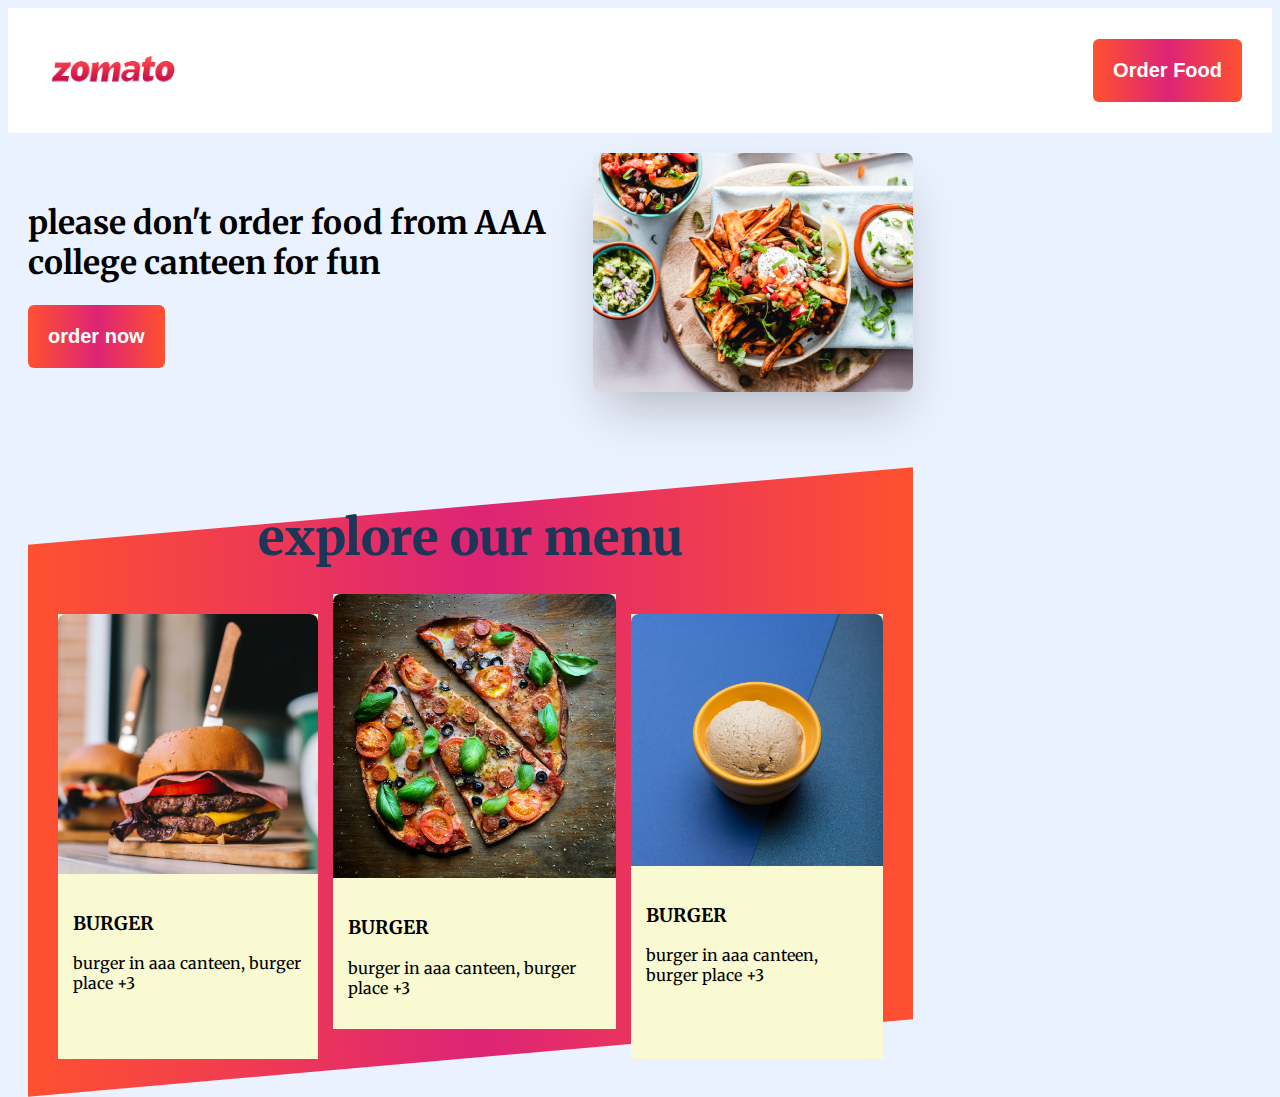
<file: index.html>
<!DOCTYPE html>
<html>
<head>
  <meta name="viewport" content="width=device-width, initial-scale=1.0">
  <link rel="preconnect" href="https://fonts.googleapis.com">
  <link rel="preconnect" href="https://fonts.gstatic.com" crossorigin>
  <link href="https://fonts.googleapis.com/css2?family=Merriweather:ital,wght@0,300;0,400;0,700;0,900;1,300;1,400;1,700;1,900&display=swap" rel="stylesheet">
      <link rel="stylesheet" href="style.css">
  <title></title>
</head>
<body>
  <header>
    <nav class="navbar">
      <div class="navbar__brand">
        <img src="assets_files/logo.png" alt="logo" class="navbar__logo">
      </div>
      <div class="navbar__nav__items">
        <button class="button_primary">Order Food</button>
      </div>
    </nav>
  </header>
  <main class="container">
    <section class="hero__container">
      <div class="hero__image__container">
        <img src="assets_files/hero.jpg" alt="hero image" class="hero__image">
      </div>
      <div class="hero__description">
        <h1 class="hero__text">
          please don't order food from AAA college canteen for fun
        </h1>
        <button class="button_primary">order now</button>

      </div>
    </section>
    <br>
    <br>
    <br>
    <br>

    <section class="explore__menu__container">
      <h1 class="explore__menu__text">explore our menu</h1>
      <div class="explore__menu__gradient__bg">

      </div>
      <div class="explore__menu__list">
        <div class="food__card">
          <div class="food__card__image__container">
            <img src="assets_files/burger.jpg" alt="burger" class="food__image">
          </div>
          <div class="food__card__description">
            <h3 class="food__title">BURGER</h3>
            <p>burger in aaa canteen, burger place <span style="color: black;">+3</span></p>
          </div>
        </div>

        <div class="food__card" id="pizza__card">
          <div class="food__card__image__container">
            <img src="assets_files/pizza.jpg" alt="burger" class="food__image">
          </div>
          <div class="food__card__description">
            <h3 class="food__title">BURGER</h3>
            <p>burger in aaa canteen, burger place <span style="color: black;">+3</span></p>
          </div>
        </div>

        <div class="food__card">
          <div class="food__card__image__container">
            <img src="assets_files/iceCream.jpg" alt="burger" class="food__image">
          </div>
          <div class="food__card__description">
            <h3 class="food__title">BURGER</h3>
            <p>burger in aaa canteen, burger place <span style="color: black;">+3</span></p>
          </div>
        </div>
       


      </div>
    </section>
  </main>
  
</body>
</html>
</file>
<file: style.css>
body {
  font-family: 'merriweather', serif;
  background-color: #ebf2ff;
}

.navbar {
  display: flex;
  align-items: center;
  justify-content: space-around;
  background-color: #fff;
}

.nav__brand {
  width: 100px;
}

.navbar__logo {
  width: 100%;
}

.button_primary {
  background-image: linear-gradient(
    to right,
    #ff512f 0%,
    #dd2476 51%,
    #ff512f 100%
  );
  color: #fff;
  border: none;
  padding: 12px;
  border-radius: 6px;
  font-weight: 600;
}

.button_primary:hover  {
  border: 2px solid #ff6767;
  cursor: pointer;
}

.container {
  max-width: 100%;
  padding: 20px;
  margin: o ;
}

.hero__image__container {
  width: 500px;
}

.hero__image {
  width: 100%;
  border-radius: 8px;
  box-shadow: 0 25px 50px -12px rgb(0 0 0 / 25%)
}

.hero_text {
  font-weight: 800;
  font-size: 30px;
  margin: 20px 0;
  color:  #1d3557;
}

.food__card__description {
  padding: 15px;
}

.food__card {
  background-color: lightgoldenrodyellow;
}

.food__card__image__container {
 
  width: 100%;
}

.food__image{
  border-radius: 8px 8px 0 0;
  width: 100%;
}

.explore__menu__text {
  margin-top: 30px;
  margin-bottom: 20px;
  text-align: center;
  font-size: 30px;
  font-weight: 800;
  color: #1d3557;

}

@media (min-width: 768px) {
  .explore__menu__list {
    margin-top: 45px;
    display: flex;
    gap: 15px;
    padding: 0 30px;
  }

  .explore__menu__container {
    position: relative;
  }

  .explore__menu__gradient__bg {
    position: absolute;
    top: 0;
    left: 0;
    width: 100%;
    height: 100%;
    background-image: linear-gradient(
    to right,
    #ff512f 0%,
    #dd2476 51%,
    #ff512f 100%
    );
    z-index: -3;
    transform: skewY(-5deg);
  }

  #pizza__card {
    margin-top: -20px;
    margin-bottom: 30px ;
  }

  .navbar {
    justify-content: space-between;
    padding: 10px 30px;
  }
  .hero__container {
    display: flex;
    flex-direction: row-reverse;
    align-items: center;
  }



}


@media (min-width: 1024px) {
  .container{
    max-width: 70%;
  }

  .explore__menu__lists {
    gap: 25px;
  }
 
  .navbar__brand {
    width: 150px;
  }
  .button_primary {
    padding: 20px;
    font-size: 20px;
  }
  .hero__description{
    width: 100%;
  }
  .hero_text {
    font-size: 50px;
  }
  .explore__menu__text {
    font-size: 50px;
  }
}
</file>
